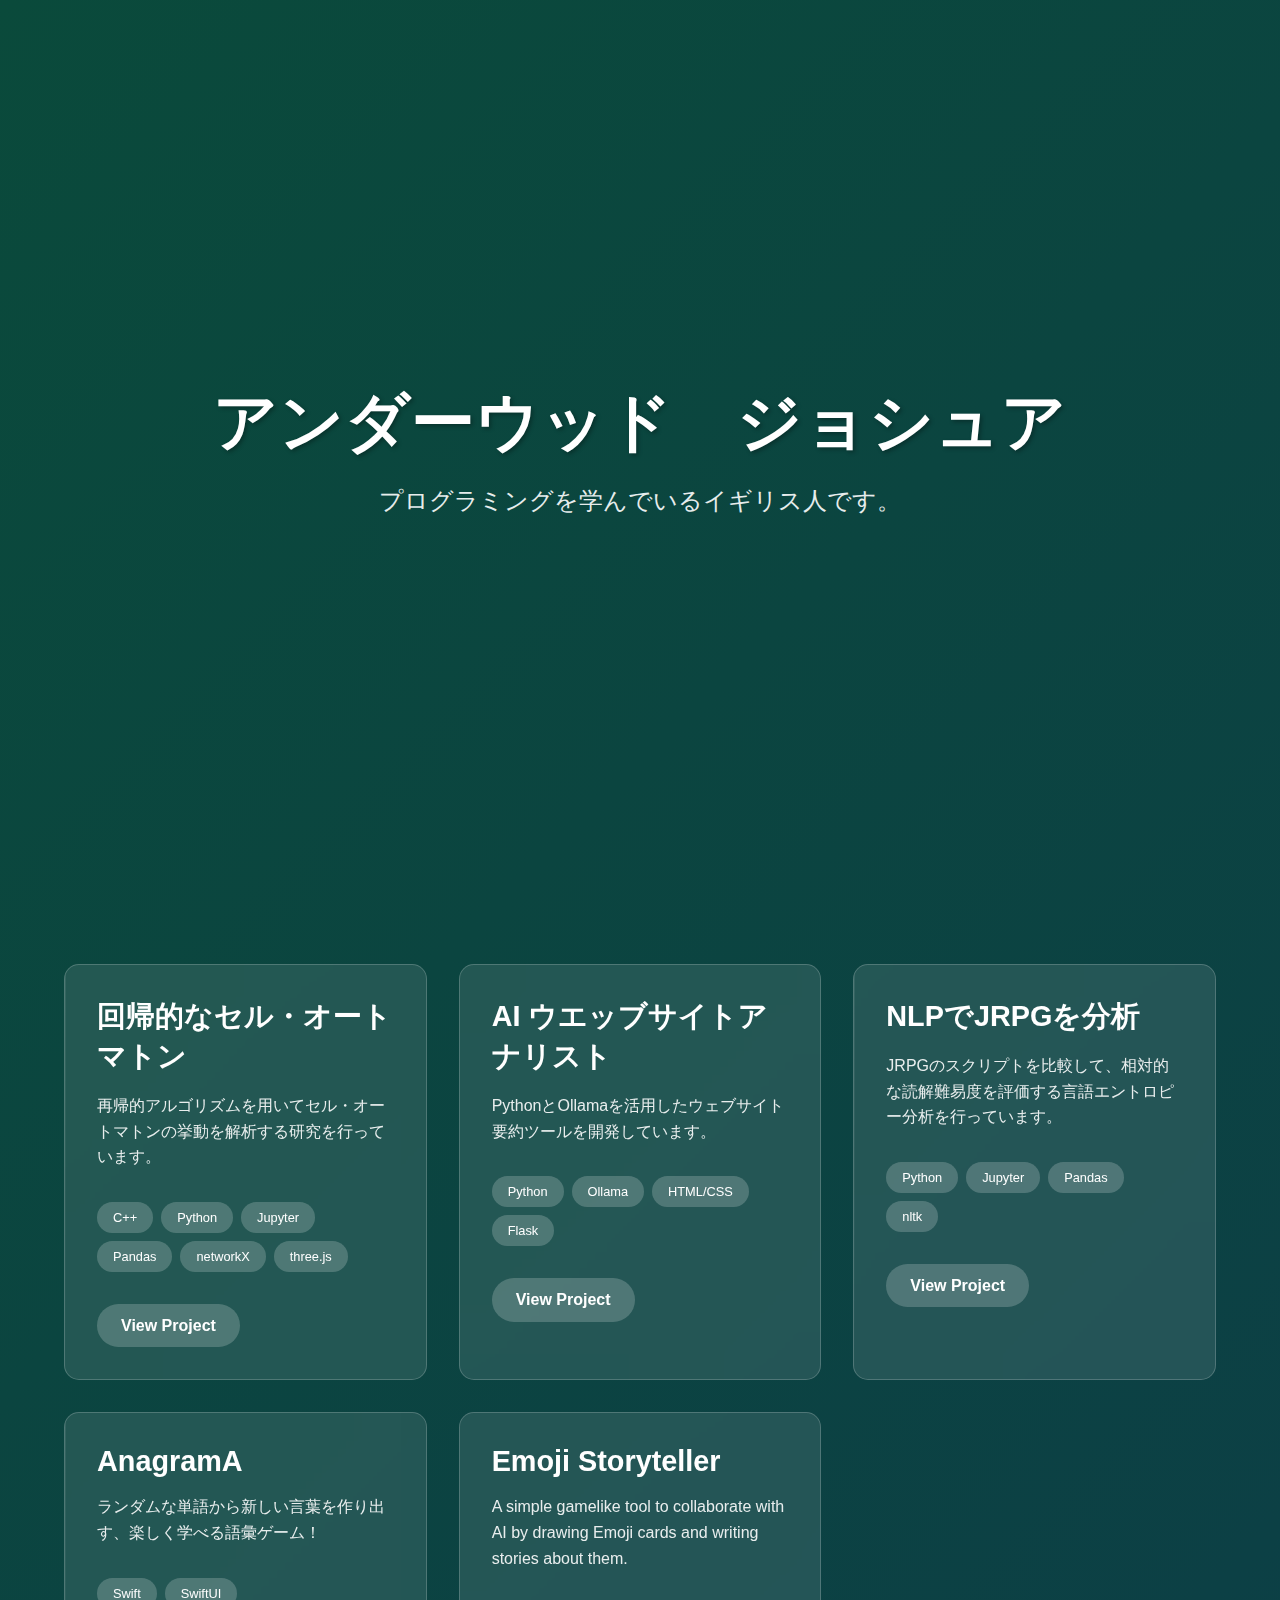
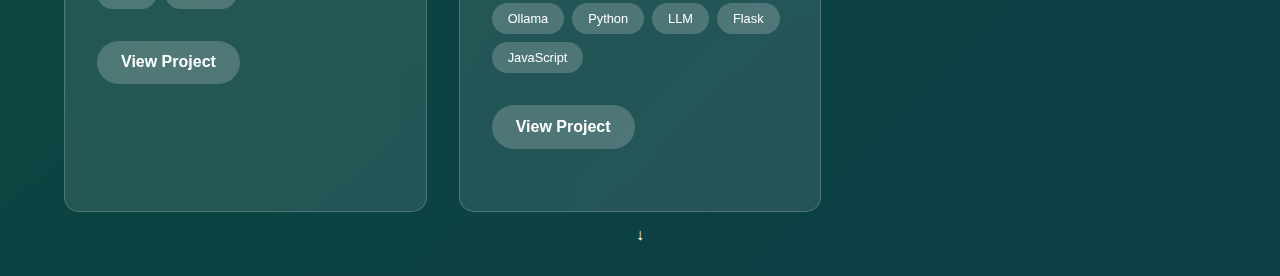
<file: index.html>
<!DOCTYPE html>
<html lang="jp">
<head>
    <meta charset="UTF-8">
    <meta name="viewport" content="width=device-width, initial-scale=1.0">
    <title>Portfolio - Project Grid</title>
    <style>
        * {
            margin: 0;
            padding: 0;
            box-sizing: border-box;
        }

        body {
            font-family: 'Inter', sans-serif;
            background: linear-gradient(-45deg, #2c1810, #4a1828, #0d3b4a, #0a4a3b);
            background-size: 400% 400%;
            animation: gradient 15s ease infinite;
            min-height: 100vh;
            color: white;
            perspective: 1000px;
        }

        @keyframes gradient {
            0% { background-position: 0% 50%; }
            50% { background-position: 100% 50%; }
            100% { background-position: 0% 50%; }
        }

        .header {
            height: 100vh;
            display: flex;
            flex-direction: column;
            justify-content: center;
            align-items: center;
            text-align: center;
            padding: 2rem;
        }

        .header h1 {
            font-size: 4rem;
            margin-bottom: 1rem;
            text-shadow: 2px 2px 4px rgba(0, 0, 0, 0.3);
        }

        .header p {
            font-size: 1.5rem;
            opacity: 0.9;
            max-width: 600px;
            line-height: 1.6;
        }

        .scroll-indicator {
            position: absolute;
            bottom: 2rem;
            left: 50%;
            transform: translateX(-50%);
            animation: bounce 2s infinite;
        }

        @keyframes bounce {
            0%, 20%, 50%, 80%, 100% { transform: translateY(0); }
            40% { transform: translateY(-30px); }
            60% { transform: translateY(-15px); }
        }

        .projects-grid {
            display: grid;
            grid-template-columns: repeat(3, 1fr);
            gap: 2rem;
            padding: 4rem;
            max-width: 1400px;
            margin: 0 auto;
        }

        .card {
            background: rgba(255, 255, 255, 0.1);
            backdrop-filter: blur(10px);
            border-radius: 15px;
            padding: 2rem;
            transform-style: preserve-3d;
            transition: transform 0.5s ease;
            cursor: pointer;
            position: relative;
            overflow: hidden;
            min-height: 400px;
            border: 1px solid rgba(255, 255, 255, 0.2);
        }

        .card::before {
            content: '';
            position: absolute;
            top: 0;
            left: 0;
            width: 100%;
            height: 100%;
            background: linear-gradient(
                120deg,
                transparent,
                rgba(255, 255, 255, 0.3),
                transparent
            );
            transform: translateX(-100%);
            transition: 0.5s;
        }

        .card:hover::before {
            transform: translateX(100%);
        }

        .card-content {
            transform-style: preserve-3d;
        }

        .card-title {
            font-size: 1.8rem;
            margin-bottom: 1rem;
            transform: translateZ(40px);
        }

        .card-description {
            font-size: 1rem;
            line-height: 1.6;
            margin-bottom: 2rem;
            opacity: 0.9;
            transform: translateZ(30px);
        }

        .tech-stack {
            display: flex;
            gap: 0.5rem;
            flex-wrap: wrap;
            margin-bottom: 2rem;
        }

        .tech-badge {
            background: rgba(255, 255, 255, 0.2);
            padding: 0.5rem 1rem;
            border-radius: 20px;
            font-size: 0.8rem;
            transform: translateZ(20px);
        }

        .card-link {
            display: inline-block;
            padding: 0.8rem 1.5rem;
            background: rgba(255, 255, 255, 0.2);
            border-radius: 25px;
            text-decoration: none;
            color: white;
            font-weight: bold;
            transform: translateZ(30px);
            transition: background 0.3s ease;
        }

        .card-link:hover {
            background: rgba(255, 255, 255, 0.3);
        }

        @media (max-width: 1200px) {
            .projects-grid {
                grid-template-columns: repeat(2, 1fr);
            }
        }

        @media (max-width: 768px) {
            .projects-grid {
                grid-template-columns: 1fr;
                padding: 2rem;
            }
            .header h1 {
                font-size: 2.5rem;
            }
        }
    </style>
</head>
<body>
    <div class="header">
        <h1>アンダーウッド　ジョシュア</h1>
        <p>プログラミングを学んでいるイギリス人です。</p>
        <div class="scroll-indicator">↓</div>
    </div>

    <div class="projects-grid">
        <!-- Cards will be dynamically generated here -->
    </div>

    <script>
        const projects = [
            {
                title: "回帰的なセル・オートマトン",
                description: "再帰的アルゴリズムを用いてセル・オートマトンの挙動を解析する研究を行っています。",
                techStack: ["C++", "Python", "Jupyter", "Pandas", "networkX","three.js"],
                link: "https://newleafdev.github.io/RCA-3D-Visualisation/RCA-project.html"
            },
            {
                title: "AI ウエッブサイトアナリスト",
                description: "PythonとOllamaを活用したウェブサイト要約ツールを開発しています。",
                techStack: ["Python", "Ollama", "HTML/CSS", "Flask"],
                link: "https://example.com/project2"
            },
            {
                title: "NLPでJRPGを分析",
                description: "JRPGのスクリプトを比較して、相対的な読解難易度を評価する言語エントロピー分析を行っています。",
                techStack: ["Python", "Jupyter", "Pandas", "nltk"],
                link: "https://example.com/project3"
            },
            {
                title: "AnagramA",
                description: "ランダムな単語から新しい言葉を作り出す、楽しく学べる語彙ゲーム！",
                techStack: ["Swift", "SwiftUI"],
                link: "https://example.com/project4"
            },
            {
                title: "Emoji Storyteller",
                description: "A simple gamelike tool to collaborate with AI by drawing Emoji cards and writing stories about them.",
                techStack: ["Ollama", "Python", "LLM", "Flask", "JavaScript"],
                link: "https://github.com/newleafdev/Emoji-Storyteller"
            }
        ];

        const projectsGrid = document.querySelector('.projects-grid');

        // Create cards
        projects.forEach(project => {
            const card = document.createElement('div');
            card.className = 'card';
            
            const content = `
                <div class="card-content">
                    <h2 class="card-title">${project.title}</h2>
                    <p class="card-description">${project.description}</p>
                    <div class="tech-stack">
                        ${project.techStack.map(tech => `
                            <span class="tech-badge">${tech}</span>
                        `).join('')}
                    </div>
                    <a href="${project.link}" class="card-link" target="_blank">View Project</a>
                </div>
            `;
            
            card.innerHTML = content;
            projectsGrid.appendChild(card);

            // Add tilt effect
            card.addEventListener('mousemove', handleTilt);
            card.addEventListener('mouseleave', resetTilt);
        });

        function handleTilt(e) {
            const card = e.currentTarget;
            const rect = card.getBoundingClientRect();
            const x = e.clientX - rect.left;
            const y = e.clientY - rect.top;
            
            const centerX = rect.width / 2;
            const centerY = rect.height / 2;
            
            const rotateX = (y - centerY) / 10;
            const rotateY = -(x - centerX) / 10;
            
            card.style.transform = `perspective(1000px) rotateX(${rotateX}deg) rotateY(${rotateY}deg) scale3d(1.05, 1.05, 1.05)`;
        }

        function resetTilt(e) {
            const card = e.currentTarget;
            card.style.transform = 'perspective(1000px) rotateX(0) rotateY(0) scale3d(1, 1, 1)';
        }

        // Smooth scroll for the arrow indicator
        document.querySelector('.scroll-indicator').addEventListener('click', () => {
            window.scrollTo({
                top: window.innerHeight,
                behavior: 'smooth'
            });
        });
    </script>
</body>
</html>
</file>
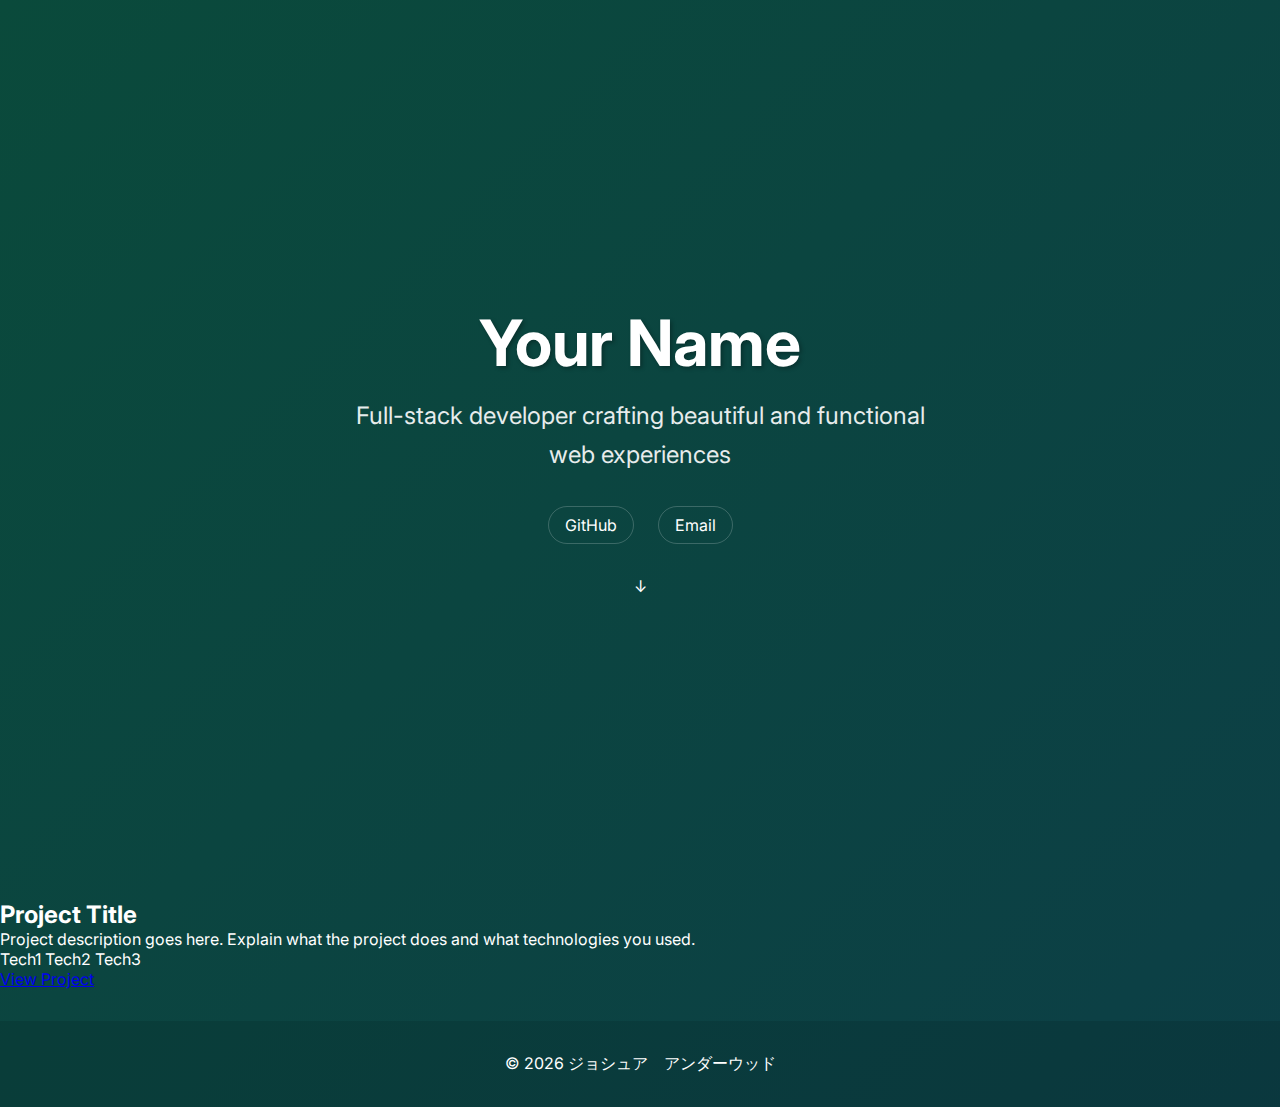
<file: 1index.html>
<!DOCTYPE html>
<html lang="jp">
<head>
    <meta charset="UTF-8">
    <meta name="viewport" content="width=device-width, initial-scale=1.0">
    <title>Your Name - Portfolio</title>
    <link rel="stylesheet" href="css/style.css">
    <!-- Add Font -->
    <link href="https://fonts.googleapis.com/css2?family=Inter:wght@400;500;600;700&display=swap" rel="stylesheet">
    <!-- Add metadata for SEO -->
    <meta name="description" content="ジョシュア　アンダーウッドのポートフォリオ">
    <meta name="keywords" content="開発者, ポートフォリオ, WEB開発">
    <link rel="icon" type="image/png" href="https://github.com/newleafdev.png">
</head>
<body>
    <div class="header">
        <h1>Your Name</h1>
        <p>Full-stack developer crafting beautiful and functional web experiences</p>
        <div class="social-links">
            <a href="https://github.com/newleafdev" target="_blank" rel="noopener noreferrer">GitHub</a>
            <a href="mailto:joshua.underwood@mac.com">Email</a>
        </div>
        <div class="scroll-indicator">↓</div>
    </div>

    <div class="projects-grid">
        <!-- Cards will be dynamically generated here -->
    </div>

    <footer>
        <p>© <span id="current-year"></span> ジョシュア　アンダーウッド</p>
    </footer>

    <script src="js/main.js"></script>
</body>
</html>
</file>
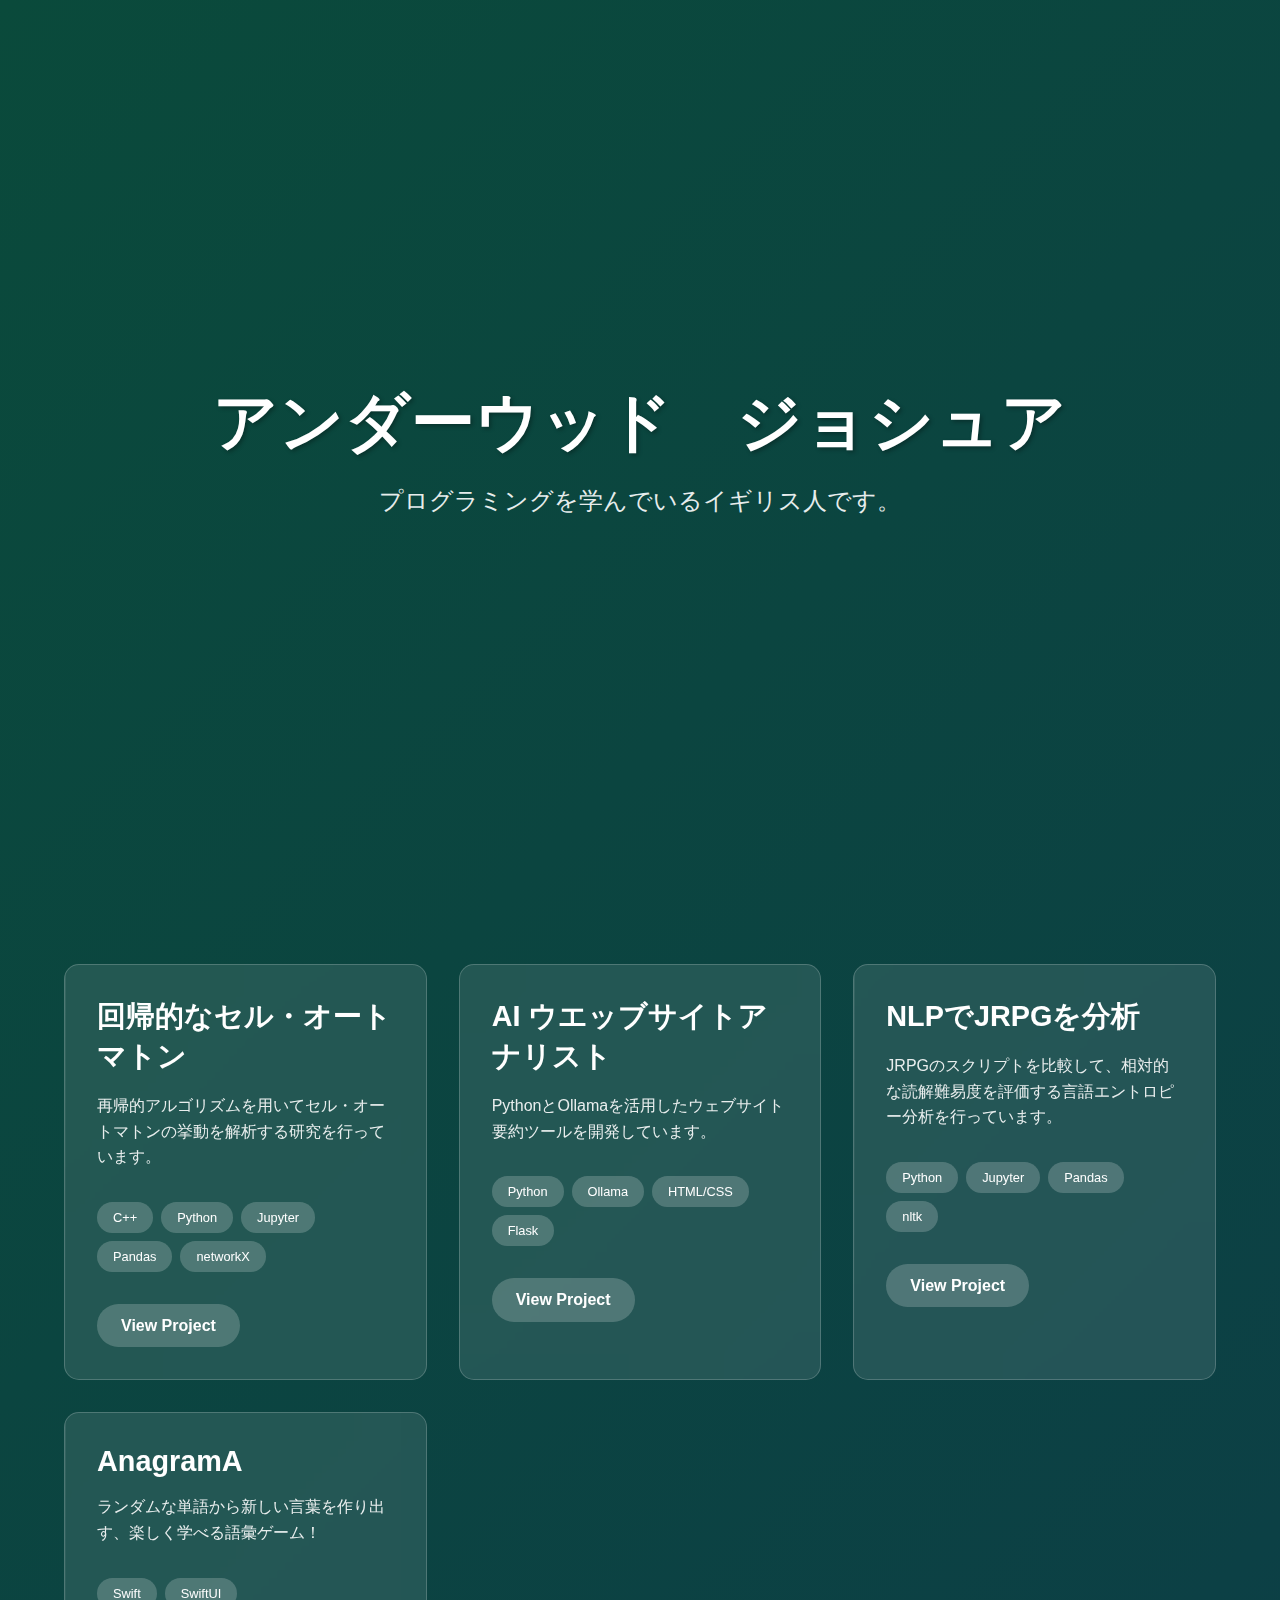
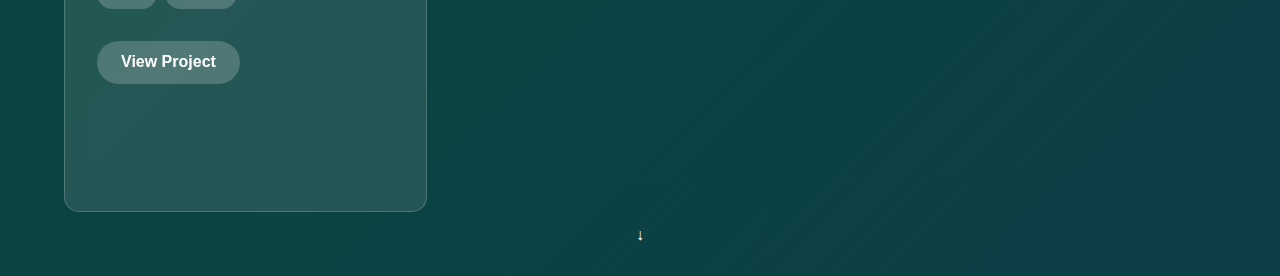
<file: portfolio-dark-gradient.html>
<!DOCTYPE html>
<html lang="jp">
<head>
    <meta charset="UTF-8">
    <meta name="viewport" content="width=device-width, initial-scale=1.0">
    <title>Portfolio - Project Grid</title>
    <style>
        * {
            margin: 0;
            padding: 0;
            box-sizing: border-box;
        }

        body {
            font-family: 'Inter', sans-serif;
            background: linear-gradient(-45deg, #2c1810, #4a1828, #0d3b4a, #0a4a3b);
            background-size: 400% 400%;
            animation: gradient 15s ease infinite;
            min-height: 100vh;
            color: white;
            perspective: 1000px;
        }

        @keyframes gradient {
            0% { background-position: 0% 50%; }
            50% { background-position: 100% 50%; }
            100% { background-position: 0% 50%; }
        }

        .header {
            height: 100vh;
            display: flex;
            flex-direction: column;
            justify-content: center;
            align-items: center;
            text-align: center;
            padding: 2rem;
        }

        .header h1 {
            font-size: 4rem;
            margin-bottom: 1rem;
            text-shadow: 2px 2px 4px rgba(0, 0, 0, 0.3);
        }

        .header p {
            font-size: 1.5rem;
            opacity: 0.9;
            max-width: 600px;
            line-height: 1.6;
        }

        .scroll-indicator {
            position: absolute;
            bottom: 2rem;
            left: 50%;
            transform: translateX(-50%);
            animation: bounce 2s infinite;
        }

        @keyframes bounce {
            0%, 20%, 50%, 80%, 100% { transform: translateY(0); }
            40% { transform: translateY(-30px); }
            60% { transform: translateY(-15px); }
        }

        .projects-grid {
            display: grid;
            grid-template-columns: repeat(3, 1fr);
            gap: 2rem;
            padding: 4rem;
            max-width: 1400px;
            margin: 0 auto;
        }

        .card {
            background: rgba(255, 255, 255, 0.1);
            backdrop-filter: blur(10px);
            border-radius: 15px;
            padding: 2rem;
            transform-style: preserve-3d;
            transition: transform 0.5s ease;
            cursor: pointer;
            position: relative;
            overflow: hidden;
            min-height: 400px;
            border: 1px solid rgba(255, 255, 255, 0.2);
        }

        .card::before {
            content: '';
            position: absolute;
            top: 0;
            left: 0;
            width: 100%;
            height: 100%;
            background: linear-gradient(
                120deg,
                transparent,
                rgba(255, 255, 255, 0.3),
                transparent
            );
            transform: translateX(-100%);
            transition: 0.5s;
        }

        .card:hover::before {
            transform: translateX(100%);
        }

        .card-content {
            transform-style: preserve-3d;
        }

        .card-title {
            font-size: 1.8rem;
            margin-bottom: 1rem;
            transform: translateZ(40px);
        }

        .card-description {
            font-size: 1rem;
            line-height: 1.6;
            margin-bottom: 2rem;
            opacity: 0.9;
            transform: translateZ(30px);
        }

        .tech-stack {
            display: flex;
            gap: 0.5rem;
            flex-wrap: wrap;
            margin-bottom: 2rem;
        }

        .tech-badge {
            background: rgba(255, 255, 255, 0.2);
            padding: 0.5rem 1rem;
            border-radius: 20px;
            font-size: 0.8rem;
            transform: translateZ(20px);
        }

        .card-link {
            display: inline-block;
            padding: 0.8rem 1.5rem;
            background: rgba(255, 255, 255, 0.2);
            border-radius: 25px;
            text-decoration: none;
            color: white;
            font-weight: bold;
            transform: translateZ(30px);
            transition: background 0.3s ease;
        }

        .card-link:hover {
            background: rgba(255, 255, 255, 0.3);
        }

        @media (max-width: 1200px) {
            .projects-grid {
                grid-template-columns: repeat(2, 1fr);
            }
        }

        @media (max-width: 768px) {
            .projects-grid {
                grid-template-columns: 1fr;
                padding: 2rem;
            }
            .header h1 {
                font-size: 2.5rem;
            }
        }
    </style>
</head>
<body>
    <div class="header">
        <h1>アンダーウッド　ジョシュア</h1>
        <p>プログラミングを学んでいるイギリス人です。</p>
        <div class="scroll-indicator">↓</div>
    </div>

    <div class="projects-grid">
        <!-- Cards will be dynamically generated here -->
    </div>

    <script>
        const projects = [
            {
                title: "回帰的なセル・オートマトン",
                description: "再帰的アルゴリズムを用いてセル・オートマトンの挙動を解析する研究を行っています。",
                techStack: ["C++", "Python", "Jupyter", "Pandas", "networkX"],
                link: "https://example.com/project1"
            },
            {
                title: "AI ウエッブサイトアナリスト",
                description: "PythonとOllamaを活用したウェブサイト要約ツールを開発しています。",
                techStack: ["Python", "Ollama", "HTML/CSS", "Flask"],
                link: "https://example.com/project2"
            },
            {
                title: "NLPでJRPGを分析",
                description: "JRPGのスクリプトを比較して、相対的な読解難易度を評価する言語エントロピー分析を行っています。",
                techStack: ["Python", "Jupyter", "Pandas", "nltk"],
                link: "https://example.com/project3"
            },
            {
                title: "AnagramA",
                description: "ランダムな単語から新しい言葉を作り出す、楽しく学べる語彙ゲーム！",
                techStack: ["Swift", "SwiftUI"],
                link: "https://example.com/project4"
            }
        ];

        const projectsGrid = document.querySelector('.projects-grid');

        // Create cards
        projects.forEach(project => {
            const card = document.createElement('div');
            card.className = 'card';
            
            const content = `
                <div class="card-content">
                    <h2 class="card-title">${project.title}</h2>
                    <p class="card-description">${project.description}</p>
                    <div class="tech-stack">
                        ${project.techStack.map(tech => `
                            <span class="tech-badge">${tech}</span>
                        `).join('')}
                    </div>
                    <a href="${project.link}" class="card-link" target="_blank">View Project</a>
                </div>
            `;
            
            card.innerHTML = content;
            projectsGrid.appendChild(card);

            // Add tilt effect
            card.addEventListener('mousemove', handleTilt);
            card.addEventListener('mouseleave', resetTilt);
        });

        function handleTilt(e) {
            const card = e.currentTarget;
            const rect = card.getBoundingClientRect();
            const x = e.clientX - rect.left;
            const y = e.clientY - rect.top;
            
            const centerX = rect.width / 2;
            const centerY = rect.height / 2;
            
            const rotateX = (y - centerY) / 10;
            const rotateY = -(x - centerX) / 10;
            
            card.style.transform = `perspective(1000px) rotateX(${rotateX}deg) rotateY(${rotateY}deg) scale3d(1.05, 1.05, 1.05)`;
        }

        function resetTilt(e) {
            const card = e.currentTarget;
            card.style.transform = 'perspective(1000px) rotateX(0) rotateY(0) scale3d(1, 1, 1)';
        }

        // Smooth scroll for the arrow indicator
        document.querySelector('.scroll-indicator').addEventListener('click', () => {
            window.scrollTo({
                top: window.innerHeight,
                behavior: 'smooth'
            });
        });
    </script>
</body>
</html>
</file>
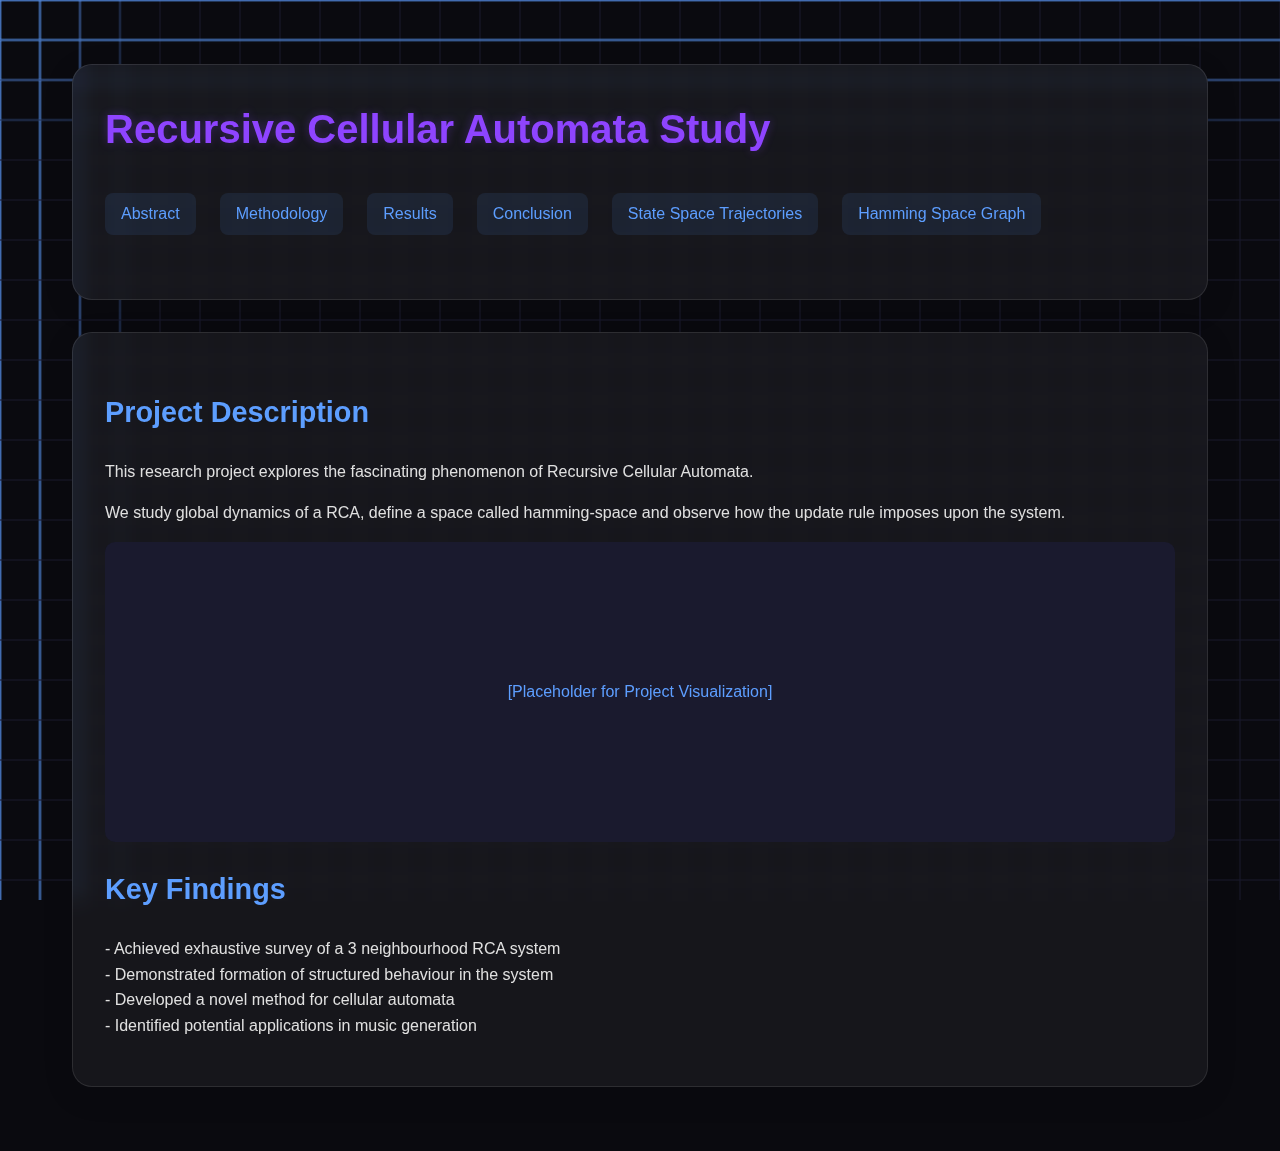
<file: RCA-3D-Visualisation/RCA-project.html>
<!DOCTYPE html>
<html lang="en">
<head>
    <meta charset="UTF-8">
    <meta name="viewport" content="width=device-width, initial-scale=1.0">
    <title>Quantum Entanglement Study</title>
    <style>
        * {
            margin: 0;
            padding: 0;
            box-sizing: border-box;
        }

        body {
            background: #0a0a0f;
            color: #e0e0e0;
            font-family: 'Arial', sans-serif;
            line-height: 1.6;
            overflow-x: hidden;
        }

        #grid-background {
            position: fixed;
            top: 0;
            left: 0;
            width: 100%;
            height: 100%;
            z-index: -1;
        }

        .container {
            max-width: 1200px;
            margin: 0 auto;
            padding: 2rem;
            position: relative;
            z-index: 1;
        }

        .glass-card {
            background: rgba(255, 255, 255, 0.05);
            backdrop-filter: blur(10px);
            border-radius: 20px;
            padding: 2rem;
            margin: 2rem 0;
            border: 1px solid rgba(255, 255, 255, 0.1);
            box-shadow: 0 8px 32px rgba(0, 0, 0, 0.1);
        }

        h1 {
            font-size: 2.5rem;
            margin-bottom: 1rem;
            color: #8e44ff;
            text-shadow: 0 0 10px rgba(142, 68, 255, 0.3);
        }

        h2 {
            font-size: 1.8rem;
            margin: 1.5rem 0;
            color: #5d9eff;
        }

        p {
            margin-bottom: 1rem;
        }

        .nav-links {
            display: flex;
            gap: 1.5rem;
            margin: 2rem 0;
        }

        .nav-links a {
            color: #5d9eff;
            text-decoration: none;
            padding: 0.5rem 1rem;
            border-radius: 8px;
            transition: all 0.3s ease;
            background: rgba(93, 158, 255, 0.1);
        }

        .nav-links a:hover {
            background: rgba(93, 158, 255, 0.2);
            transform: translateY(-2px);
        }

        .project-image {
            width: 100%;
            height: 300px;
            background: #1a1a2e;
            border-radius: 10px;
            margin: 1rem 0;
            display: flex;
            align-items: center;
            justify-content: center;
            color: #5d9eff;
        }
    </style>
</head>
<body>
    <canvas id="grid-background"></canvas>
    <div class="container">
        <div class="glass-card">
            <h1>Recursive Cellular Automata Study</h1>
            <div class="nav-links">
                <a href="#abstract">Abstract</a>
                <a href="#methodology">Methodology</a>
                <a href="#results">Results</a>
                <a href="#conclusion">Conclusion</a>
                <a href="https://newleafdev.github.io/RCA-3D-Visualisation/state-space-trajectories-network-graph.html">State Space Trajectories</a>
                <a href="https://newleafdev.github.io/RCA-3D-Visualisation/Hamming-space-network-graph.html">Hamming Space Graph</a>
            </div>
        </div>

        <div class="glass-card">
            <h2>Project Description</h2>
            <p>This research project explores the fascinating phenomenon of Recursive Cellular Automata.</p>
            
            <p>We study global dynamics of a RCA, define a space called hamming-space and observe how the update rule imposes upon the system.</p>

            <div class="project-image">
                [Placeholder for Project Visualization]
            </div>

            <h2>Key Findings</h2>
            <p>- Achieved exhaustive survey of a 3 neighbourhood RCA system<br>
            - Demonstrated formation of structured behaviour in the system<br>
            - Developed a novel method for cellular automata<br>
            - Identified potential applications in music generation</p>
        </div>
    </div>

    <script>
        const canvas = document.getElementById('grid-background');
        const ctx = canvas.getContext('2d');

        // Set canvas size to window size
        function resizeCanvas() {
            canvas.width = window.innerWidth;
            canvas.height = window.innerHeight;
        }
        resizeCanvas();
        window.addEventListener('resize', resizeCanvas);

        // Grid settings
        const GRID_SIZE = 40;
        const GRID_COLOR = '#1a1a2e';
        const GLOW_COLOR = '#5d9eff';
        const GLOW_RADIUS = 150;
        
        // Mouse position
        let mouseX = 0;
        let mouseY = 0;
        
        // Track mouse position
        window.addEventListener('mousemove', (e) => {
            mouseX = e.clientX;
            mouseY = e.clientY;
        });

        function drawGrid() {
            ctx.clearRect(0, 0, canvas.width, canvas.height);
            
            // Draw vertical lines
            for (let x = 0; x <= canvas.width; x += GRID_SIZE) {
                ctx.beginPath();
                ctx.moveTo(x, 0);
                ctx.lineTo(x, canvas.height);
                
                // Calculate distance from mouse to line
                const distX = Math.abs(mouseX - x);
                const glowIntensity = Math.max(0, 1 - distX / GLOW_RADIUS);
                
                // Set line style with glow effect
                ctx.strokeStyle = GRID_COLOR;
                ctx.lineWidth = 1;
                ctx.stroke();
                
                // Add glow if close to mouse
                if (glowIntensity > 0) {
                    ctx.beginPath();
                    ctx.moveTo(x, 0);
                    ctx.lineTo(x, canvas.height);
                    ctx.strokeStyle = GLOW_COLOR;
                    ctx.globalAlpha = glowIntensity * 0.5;
                    ctx.lineWidth = 2;
                    ctx.stroke();
                    
                    // Add stronger glow center
                    ctx.beginPath();
                    ctx.moveTo(x, 0);
                    ctx.lineTo(x, canvas.height);
                    ctx.strokeStyle = GLOW_COLOR;
                    ctx.globalAlpha = glowIntensity * 0.3;
                    ctx.lineWidth = 4;
                    ctx.stroke();
                }
                ctx.globalAlpha = 1;
            }
            
            // Draw horizontal lines
            for (let y = 0; y <= canvas.height; y += GRID_SIZE) {
                ctx.beginPath();
                ctx.moveTo(0, y);
                ctx.lineTo(canvas.width, y);
                
                // Calculate distance from mouse to line
                const distY = Math.abs(mouseY - y);
                const glowIntensity = Math.max(0, 1 - distY / GLOW_RADIUS);
                
                // Set line style with glow effect
                ctx.strokeStyle = GRID_COLOR;
                ctx.lineWidth = 1;
                ctx.stroke();
                
                // Add glow if close to mouse
                if (glowIntensity > 0) {
                    ctx.beginPath();
                    ctx.moveTo(0, y);
                    ctx.lineTo(canvas.width, y);
                    ctx.strokeStyle = GLOW_COLOR;
                    ctx.globalAlpha = glowIntensity * 0.5;
                    ctx.lineWidth = 2;
                    ctx.stroke();
                    
                    // Add stronger glow center
                    ctx.beginPath();
                    ctx.moveTo(0, y);
                    ctx.lineTo(canvas.width, y);
                    ctx.strokeStyle = GLOW_COLOR;
                    ctx.globalAlpha = glowIntensity * 0.3;
                    ctx.lineWidth = 4;
                    ctx.stroke();
                }
                ctx.globalAlpha = 1;
            }
        }

        // Animation loop
        function animate() {
            requestAnimationFrame(animate);
            drawGrid();
        }

        animate();
    </script>
</body>
</html>
</file>
<file: css/style.css>
* {
    margin: 0;
    padding: 0;
    box-sizing: border-box;
}

body {
    font-family: 'Inter', sans-serif;
    background: linear-gradient(-45deg, #2c1810, #4a1828, #0d3b4a, #0a4a3b);
    background-size: 400% 400%;
    animation: gradient 15s ease infinite;
    min-height: 100vh;
    color: white;
    perspective: 1000px;
}

@keyframes gradient {
    0% { background-position: 0% 50%; }
    50% { background-position: 100% 50%; }
    100% { background-position: 0% 50%; }
}

.header {
    height: 100vh;
    display: flex;
    flex-direction: column;
    justify-content: center;
    align-items: center;
    text-align: center;
    padding: 2rem;
}

.header h1 {
    font-size: 4rem;
    margin-bottom: 1rem;
    text-shadow: 2px 2px 4px rgba(0, 0, 0, 0.3);
}

.header p {
    font-size: 1.5rem;
    opacity: 0.9;
    max-width: 600px;
    line-height: 1.6;
    margin-bottom: 2rem;
}

.social-links {
    display: flex;
    gap: 1.5rem;
    margin-bottom: 2rem;
}

.social-links a {
    color: white;
    text-decoration: none;
    padding: 0.5rem 1rem;
    border: 1px solid rgba(255, 255, 255, 0.2);
    border-radius: 20px;
    transition: all 0.3s ease;
}

.social-links a:hover {
    background: rgba(255, 255, 255, 0.1);
    transform: translateY(-2px);
}

/* Rest of your existing CSS styles */

footer {
    text-align: center;
    padding: 2rem;
    margin-top: 2rem;
    background: rgba(0, 0, 0, 0.1);
}
</file>
